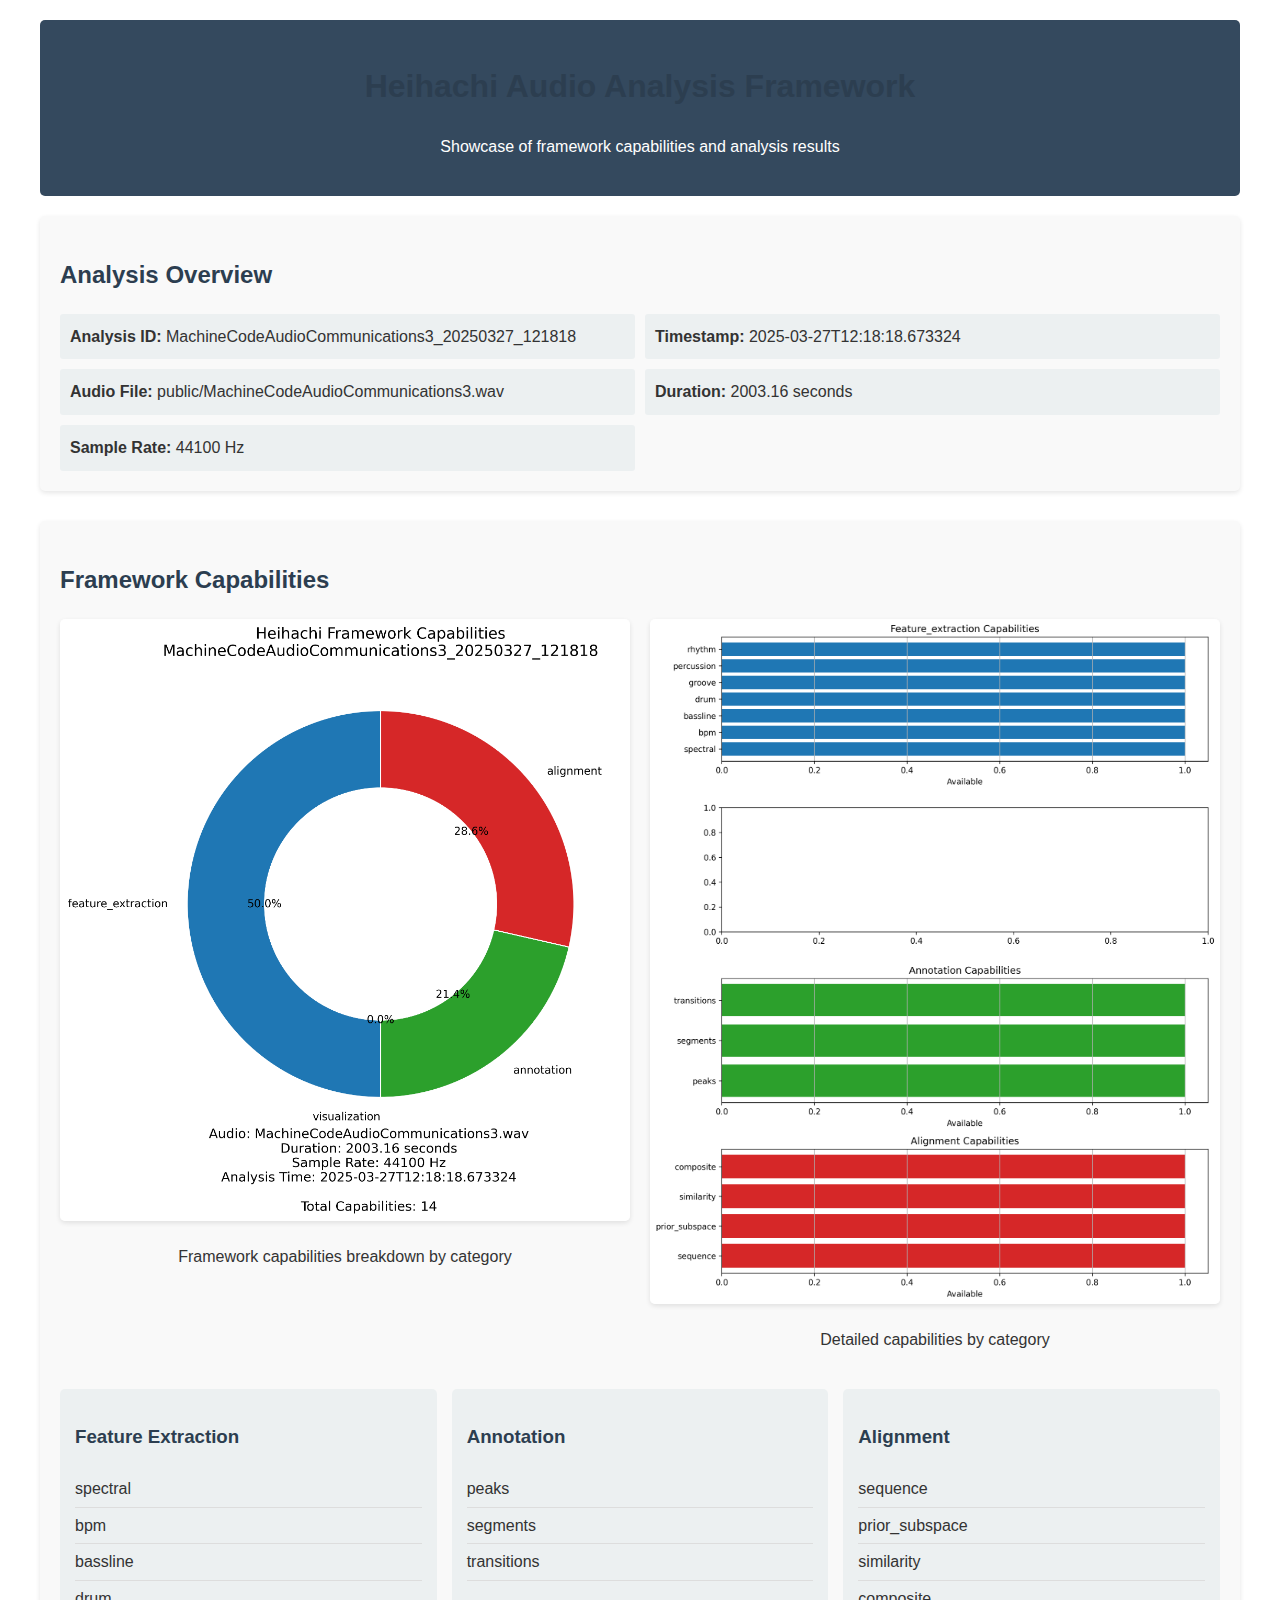
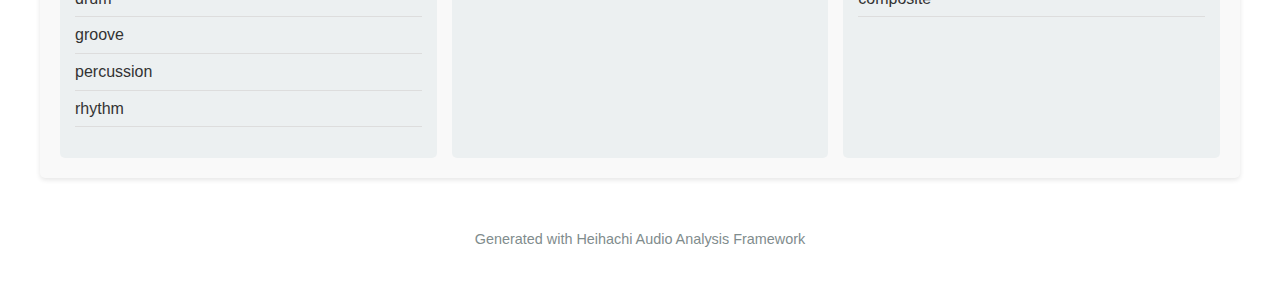
<file: visualizations/MachineCodeAudioCommunications3_20250327_121818/index.html>
<!DOCTYPE html>
    <html lang="en">
    <head>
        <meta charset="UTF-8">
        <meta name="viewport" content="width=device-width, initial-scale=1.0">
        <title>Heihachi Framework Showcase - MachineCodeAudioCommunications3_20250327_121818</title>
        <style>
            body {
                font-family: Arial, sans-serif;
                line-height: 1.6;
                margin: 0;
                padding: 20px;
                color: #333;
                max-width: 1200px;
                margin: 0 auto;
            }
            h1, h2, h3 {
                color: #2c3e50;
            }
            .header {
                background-color: #34495e;
                color: white;
                padding: 20px;
                text-align: center;
                margin-bottom: 20px;
                border-radius: 5px;
            }
            .section {
                margin-bottom: 30px;
                padding: 20px;
                background-color: #f9f9f9;
                border-radius: 5px;
                box-shadow: 0 2px 5px rgba(0, 0, 0, 0.1);
            }
            .metadata {
                display: grid;
                grid-template-columns: 1fr 1fr;
                gap: 10px;
            }
            .metadata div {
                padding: 10px;
                background-color: #ecf0f1;
                border-radius: 3px;
            }
            .capabilities {
                display: flex;
                flex-wrap: wrap;
                gap: 15px;
                margin-top: 20px;
            }
            .capability-group {
                flex: 1;
                min-width: 250px;
                background-color: #ecf0f1;
                padding: 15px;
                border-radius: 5px;
            }
            .capability-list {
                list-style-type: none;
                padding-left: 0;
            }
            .capability-list li {
                padding: 5px 0;
                border-bottom: 1px solid #ddd;
            }
            .visualizations {
                display: grid;
                grid-template-columns: repeat(auto-fill, minmax(400px, 1fr));
                gap: 20px;
                margin-top: 20px;
            }
            .visualization {
                text-align: center;
            }
            .visualization img {
                max-width: 100%;
                border-radius: 5px;
                box-shadow: 0 2px 5px rgba(0, 0, 0, 0.1);
            }
            footer {
                text-align: center;
                margin-top: 50px;
                color: #7f8c8d;
                font-size: 0.9em;
            }
        </style>
    </head>
    <body>
        <div class="header">
            <h1>Heihachi Audio Analysis Framework</h1>
            <p>Showcase of framework capabilities and analysis results</p>
        </div>

        <div class="section">
            <h2>Analysis Overview</h2>
            <div class="metadata">
                <div><strong>Analysis ID:</strong> MachineCodeAudioCommunications3_20250327_121818</div>
                <div><strong>Timestamp:</strong> 2025-03-27T12:18:18.673324</div>
                <div><strong>Audio File:</strong> public/MachineCodeAudioCommunications3.wav</div>
                <div><strong>Duration:</strong> 2003.16 seconds</div>
                <div><strong>Sample Rate:</strong> 44100 Hz</div>
            </div>
        </div>

        <div class="section">
            <h2>Framework Capabilities</h2>
            <div class="visualizations">
                <div class="visualization">
                    <img src="framework_capabilities.png" alt="Framework Capabilities">
                    <p>Framework capabilities breakdown by category</p>
                </div>
                <div class="visualization">
                    <img src="capabilities_breakdown.png" alt="Capabilities Breakdown">
                    <p>Detailed capabilities by category</p>
                </div>
            </div>
            
            <div class="capabilities">
    
                <div class="capability-group">
                    <h3>Feature Extraction</h3>
                    <ul class="capability-list">
            <li>spectral</li>
<li>bpm</li>
<li>bassline</li>
<li>drum</li>
<li>groove</li>
<li>percussion</li>
<li>rhythm</li>

                    </ul>
                </div>
            
                <div class="capability-group">
                    <h3>Annotation</h3>
                    <ul class="capability-list">
            <li>peaks</li>
<li>segments</li>
<li>transitions</li>

                    </ul>
                </div>
            
                <div class="capability-group">
                    <h3>Alignment</h3>
                    <ul class="capability-list">
            <li>sequence</li>
<li>prior_subspace</li>
<li>similarity</li>
<li>composite</li>

                    </ul>
                </div>
            
            </div>
        </div>

        <footer>
            <p>Generated with Heihachi Audio Analysis Framework</p>
        </footer>
    </body>
    </html>
</file>
